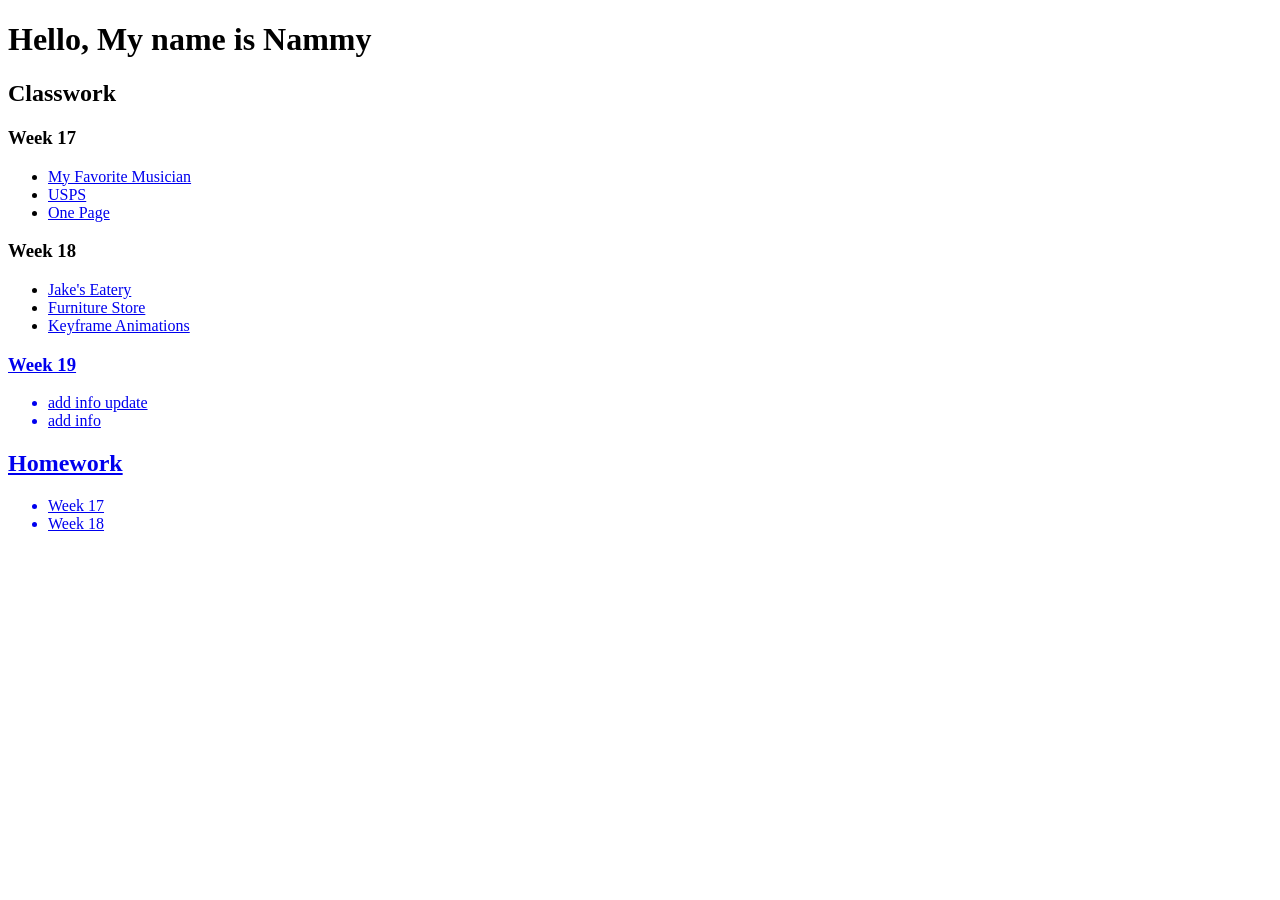
<file: index.html>
<!DOCTYPE html>
<html lang="en">
<head>
    <meta charset="UTF-8">
    <meta name="viewport" content="width=device-width, initial-scale=1.0">
    <title>Document</title>
</head>
<body>

    <h1>Hello, My name is Nammy</h1>
<div class="a">
    <h2>Classwork</h2></div>
<div>
    <h3>Week 17</h3>
    <ul>
        <li><a href="activities/week17/1_favorite_musician/index.html">My Favorite Musician</a></li>
        <li><a href="activities/week17/2_usps/17.2-activities/04_Add-A-Custom-Font/unsolved/index.html">USPS</a></li>
        <li><a href="activities/week17/3_one_page_website/17.3_activities/03_one_page_website/index.html">One Page </a></li>
    </ul>
    <h3>Week 18</h3>
    <ul>
        <li><a href="activities/week18/18.3/index.html">Jake's Eatery </li>
        <li><a href="activities/week18/CSS Grids/index.html"> Furniture Store </li>
            <li><a href="activities/week18/Keyframes/index.html"> Keyframe Animations </li>
        
    </ul>
    <h3>Week 19</h3>
    <ul>
        <li>add info update </li>
        <li>add info </li>
        
    </ul>
    <h2>Homework</h2>
    <ul>
        <li>Week 17</li>
        <li>Week 18</li>
        
    </ul>
    
</div>
</body>
</html>
</file>
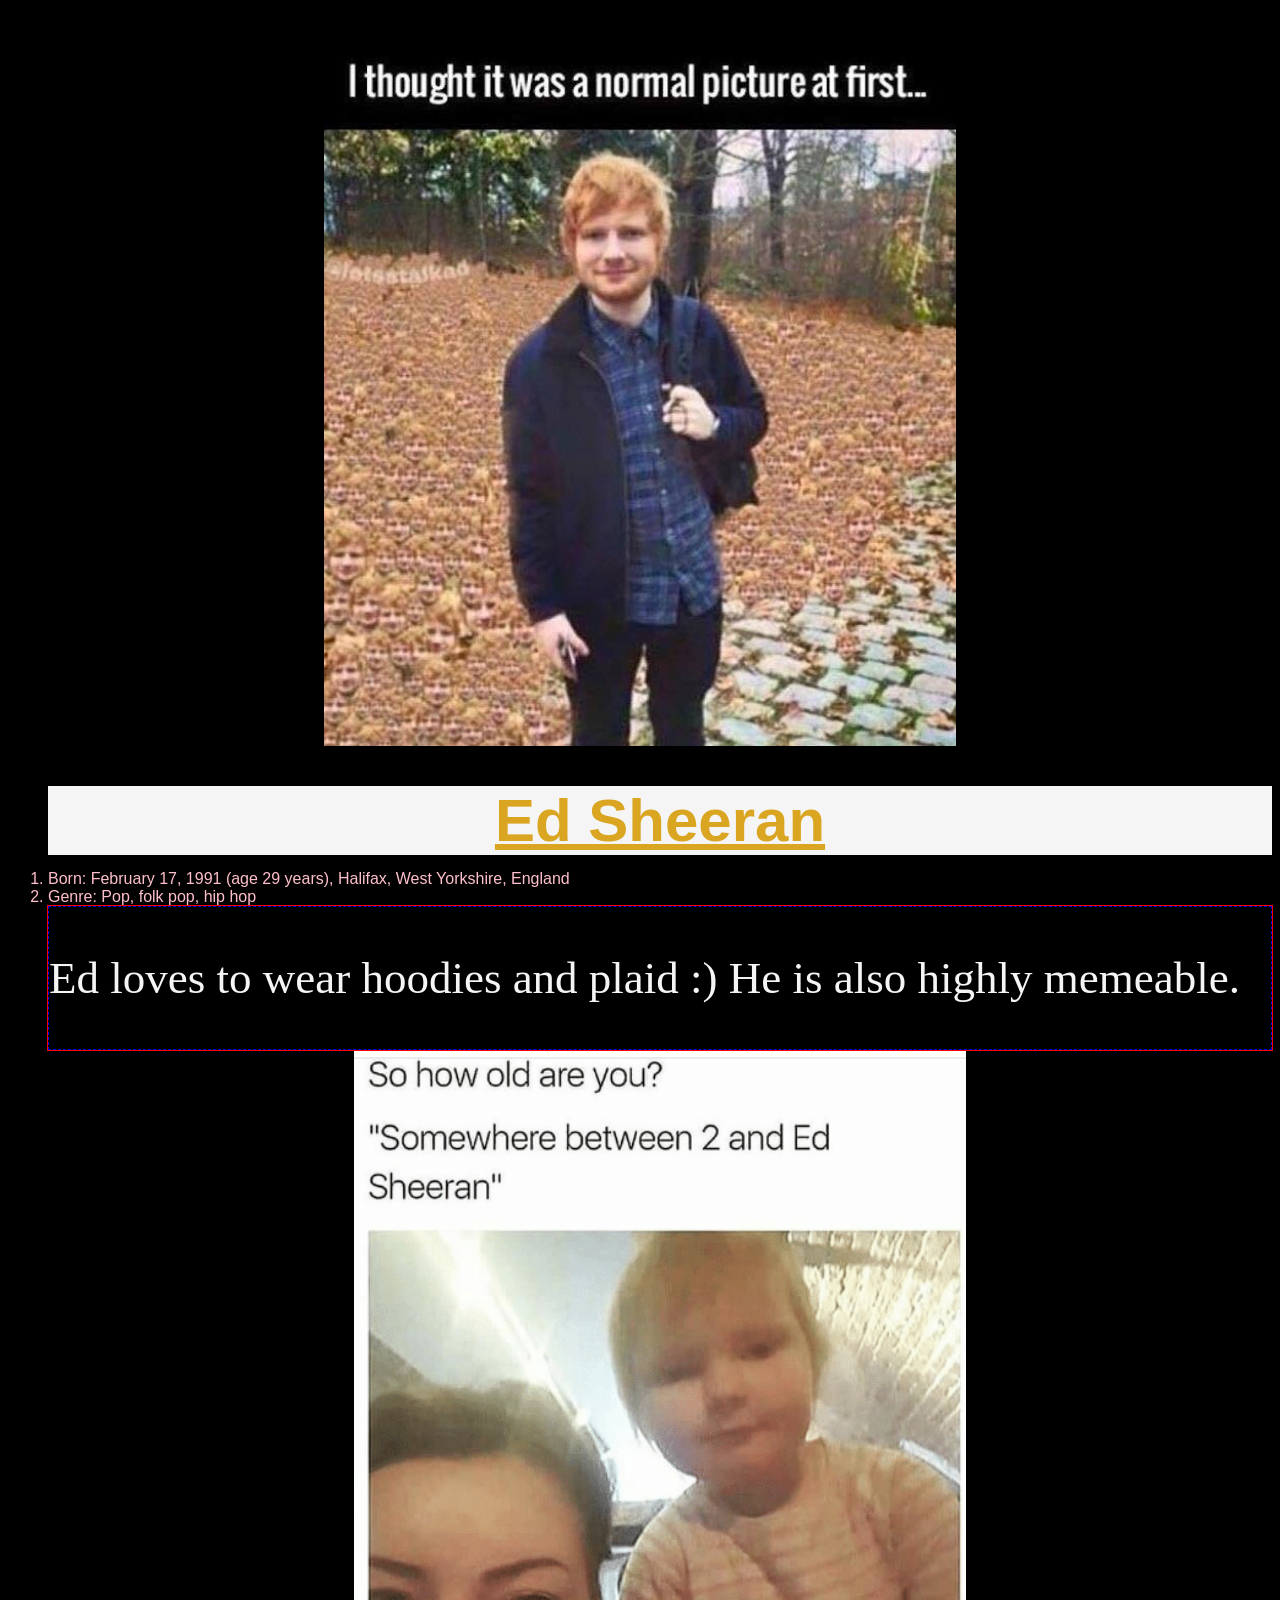
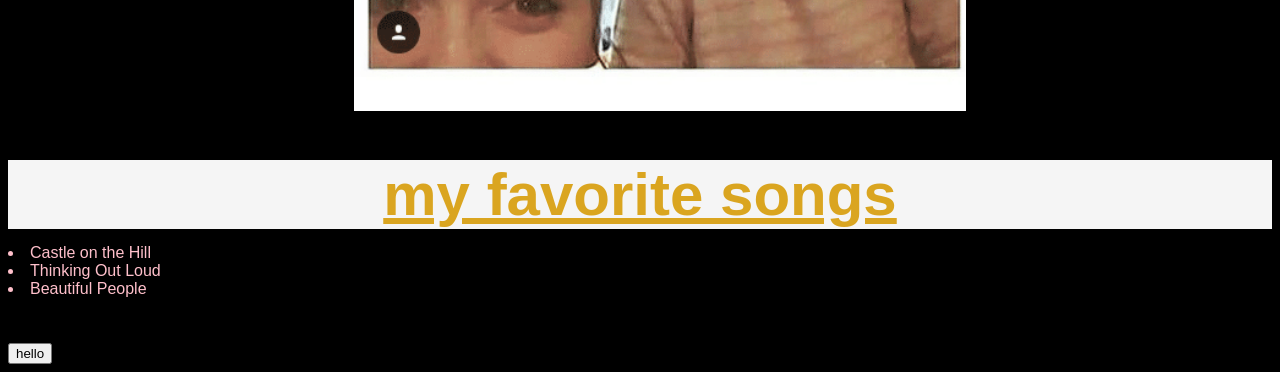
<file: activities/week17/1_favorite_musician/index.html>
<!DOCTYPE html>
<html>
<head>
  <title>The Talented Musician - Ed Sheeran.</title>
  <link href="style.css" type="text/css" rel="stylesheet">
  
</head>
<!-- Add link tag below -->

<body>
<!--
Instructions:

- Change the title tag to be about your favorite musician

- Change the src of the img tag on line 9 to display as your favorite musician photo. Make sure you put this image in your images folder.

- Alter the <li></li>(list items) in the <ol> on lines 10 - 15 to be information about your favorite musician.

- Create a <ul> or <ol> with some quotes by your favorite musician

- If you have time add more photos of your favorite musician. Make sure you uncomment the <h2> tag on line 26.

-->
<img src="images/sheeranleaves.jpeg" class="center"/>

<ol>
  <h1>Ed Sheeran</h1> <!-- Notice how lists can contain other html elements like the <h1> tag. Our list now has a title! -->
  <li>Born: February 17, 1991 (age 29 years), Halifax, West Yorkshire, England</li>
  <li>Genre: Pop, folk pop, hip hop</li>
 <div class="a"><p>
    Ed loves to wear hoodies and plaid :) He is also highly memeable.
  </p></div>
   <img src="images/sheeranbaby.png" class="center"/>
  <!-- Lists can contain paragraph tags to! -->
</ol>
<p>
<ui>
   <h2>my favorite songs</h2>
   <li>Castle on the Hill</li>
   <li>Thinking Out Loud</li>
   <li>Beautiful People</li>
</ui></p>
<button class="btn btn-warning">hello</button>
</body>
</html>
</file>
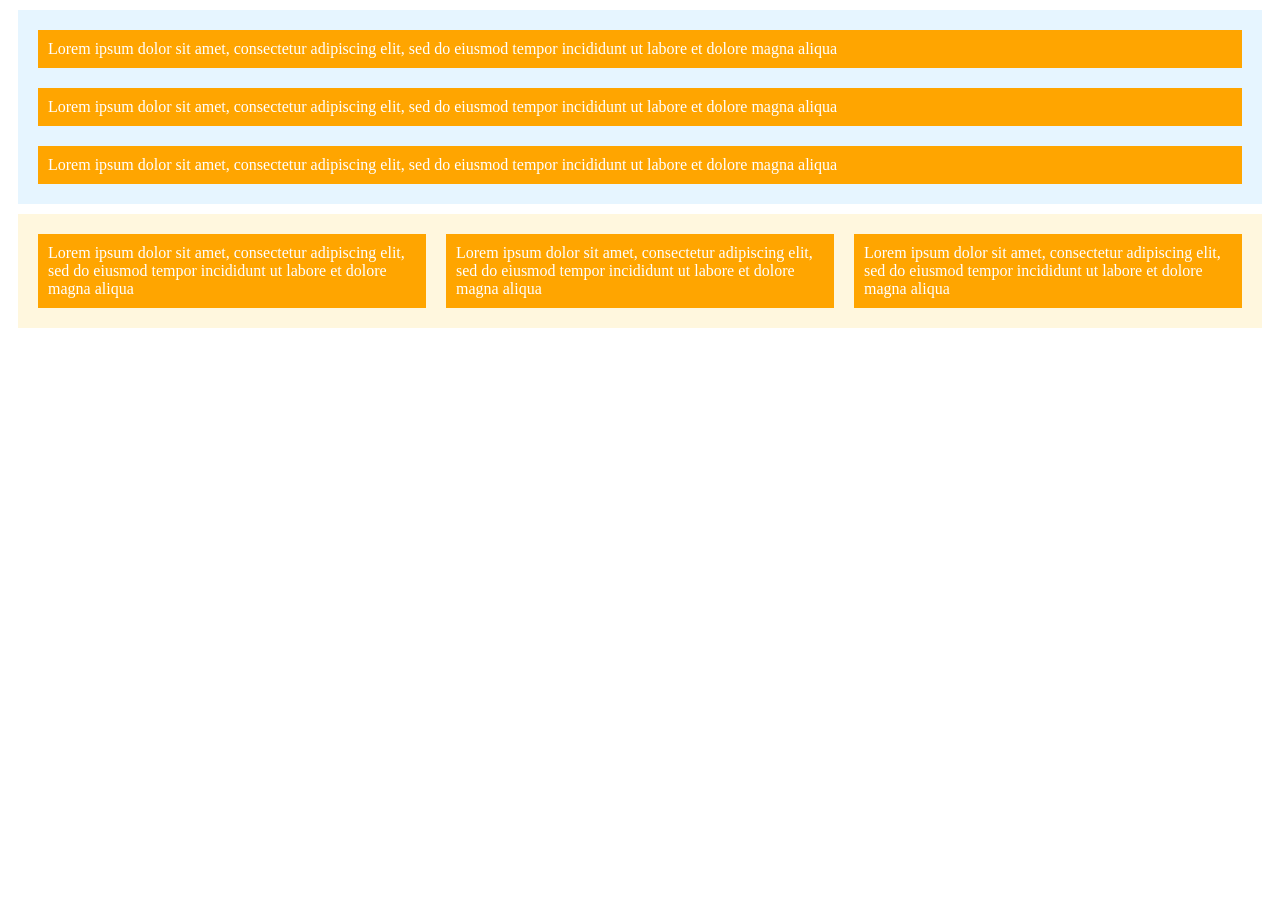
<file: activities/week18/18.1 unsolved/index.html>
<!DOCTYPE html>
<html>
<head>
  <link href="css/index.css" type="text/css" rel="stylesheet">
</head>
<body>

  <div id="column" class="flex"><!-- This div has the id of column and the class of flex. -->
     <div class="flex_item">Lorem ipsum dolor sit amet, consectetur adipiscing elit, sed do eiusmod tempor incididunt ut labore et dolore magna aliqua</div>
     <div class="flex_item">Lorem ipsum dolor sit amet, consectetur adipiscing elit, sed do eiusmod tempor incididunt ut labore et dolore magna aliqua</div>
     <div class="flex_item">Lorem ipsum dolor sit amet, consectetur adipiscing elit, sed do eiusmod tempor incididunt ut labore et dolore magna aliqua</div>
  </div>

  <div id="row" class="flex">
    <div class="flex_item">Lorem ipsum dolor sit amet, consectetur adipiscing elit, sed do eiusmod tempor incididunt ut labore et dolore magna aliqua</div>
    <div class="flex_item">Lorem ipsum dolor sit amet, consectetur adipiscing elit, sed do eiusmod tempor incididunt ut labore et dolore magna aliqua</div>
    <div class="flex_item">Lorem ipsum dolor sit amet, consectetur adipiscing elit, sed do eiusmod tempor incididunt ut labore et dolore magna aliqua</div>
  </div>

</body>
</html>
</file>
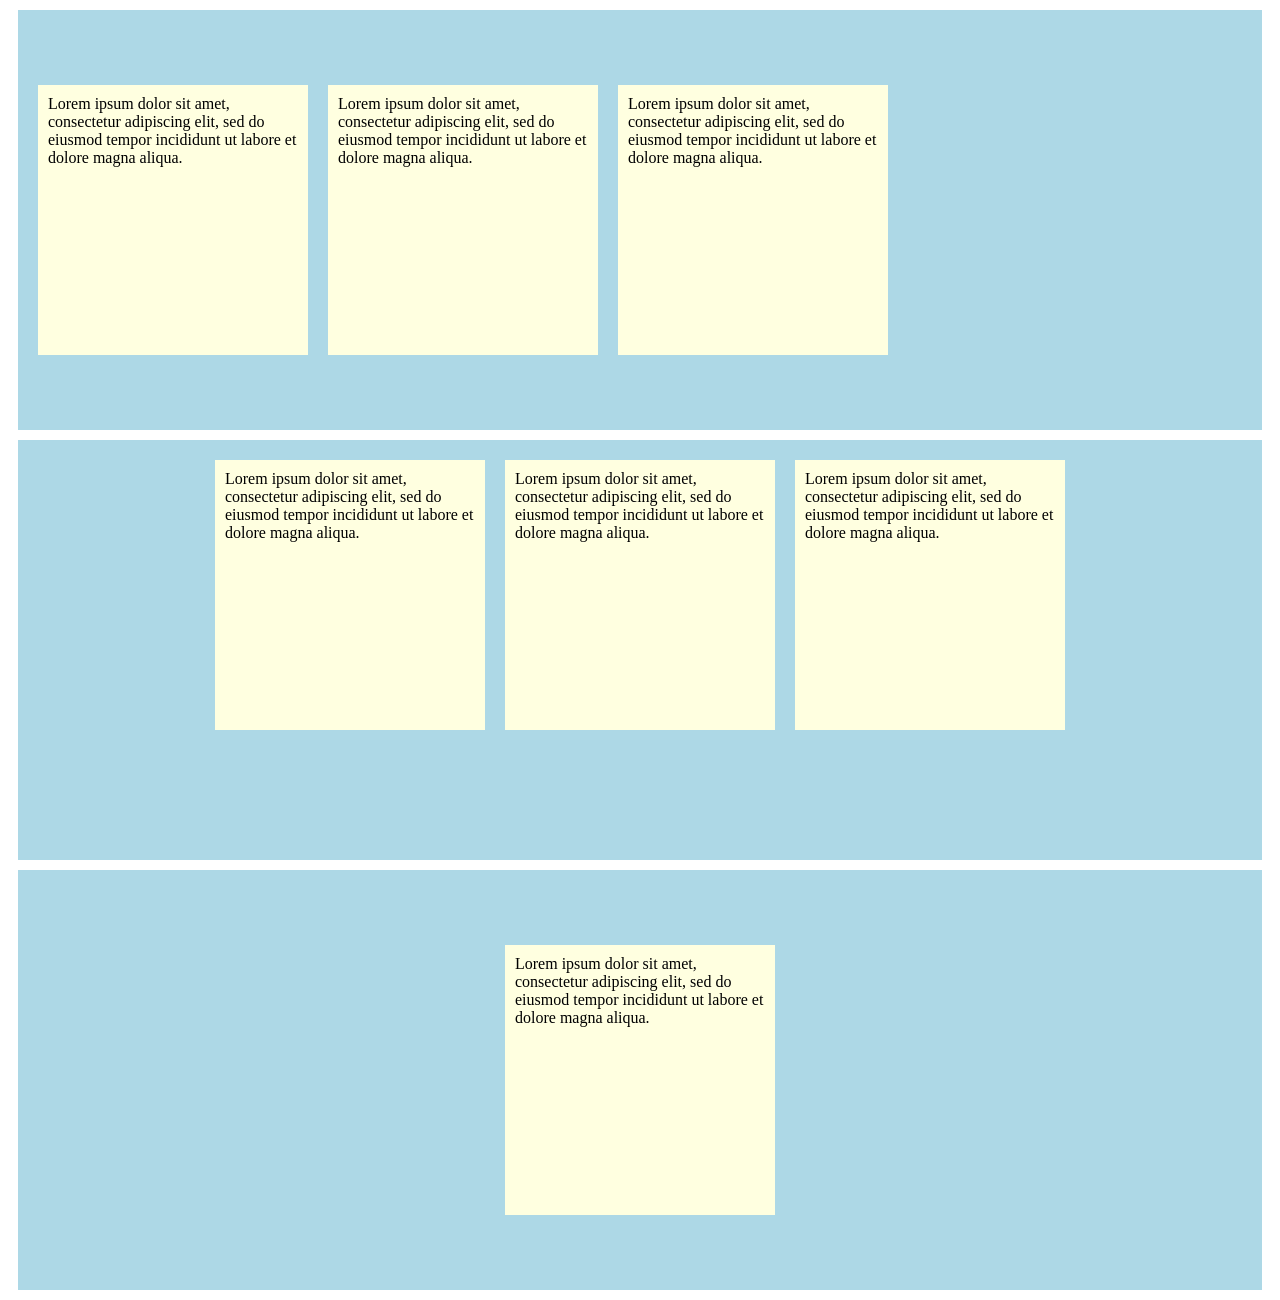
<file: activities/week18/18.2 unsolved/index.html>
<!DOCTYPE html>
<html>
<head>
  <link href="css/index.css" type="text/css" rel="stylesheet">
</head>
<body>
  <section class="alignItems flexContainer">
    <div class="flexItem">
      Lorem ipsum dolor sit amet, consectetur adipiscing elit, sed do eiusmod tempor incididunt ut labore et dolore magna aliqua.
    </div>
    <div class="flexItem">
      Lorem ipsum dolor sit amet, consectetur adipiscing elit, sed do eiusmod tempor incididunt ut labore et dolore magna aliqua.
    </div>
    <div class="flexItem">
      Lorem ipsum dolor sit amet, consectetur adipiscing elit, sed do eiusmod tempor incididunt ut labore et dolore magna aliqua.
    </div>
  </section>
  <section class="justifyContent flexContainer">
    <div class="flexItem">
      Lorem ipsum dolor sit amet, consectetur adipiscing elit, sed do eiusmod tempor incididunt ut labore et dolore magna aliqua.
    </div>
    <div class="flexItem">
      Lorem ipsum dolor sit amet, consectetur adipiscing elit, sed do eiusmod tempor incididunt ut labore et dolore magna aliqua.
    </div>
    <div class="flexItem">
      Lorem ipsum dolor sit amet, consectetur adipiscing elit, sed do eiusmod tempor incididunt ut labore et dolore magna aliqua.
    </div>
  </section>
    <section class="perfectlyCentered flexContainer">
      <div class="flexItem">
        Lorem ipsum dolor sit amet, consectetur adipiscing elit, sed do eiusmod tempor incididunt ut labore et dolore magna aliqua.
    </section>
  </div>
</body>
</html>
</file>
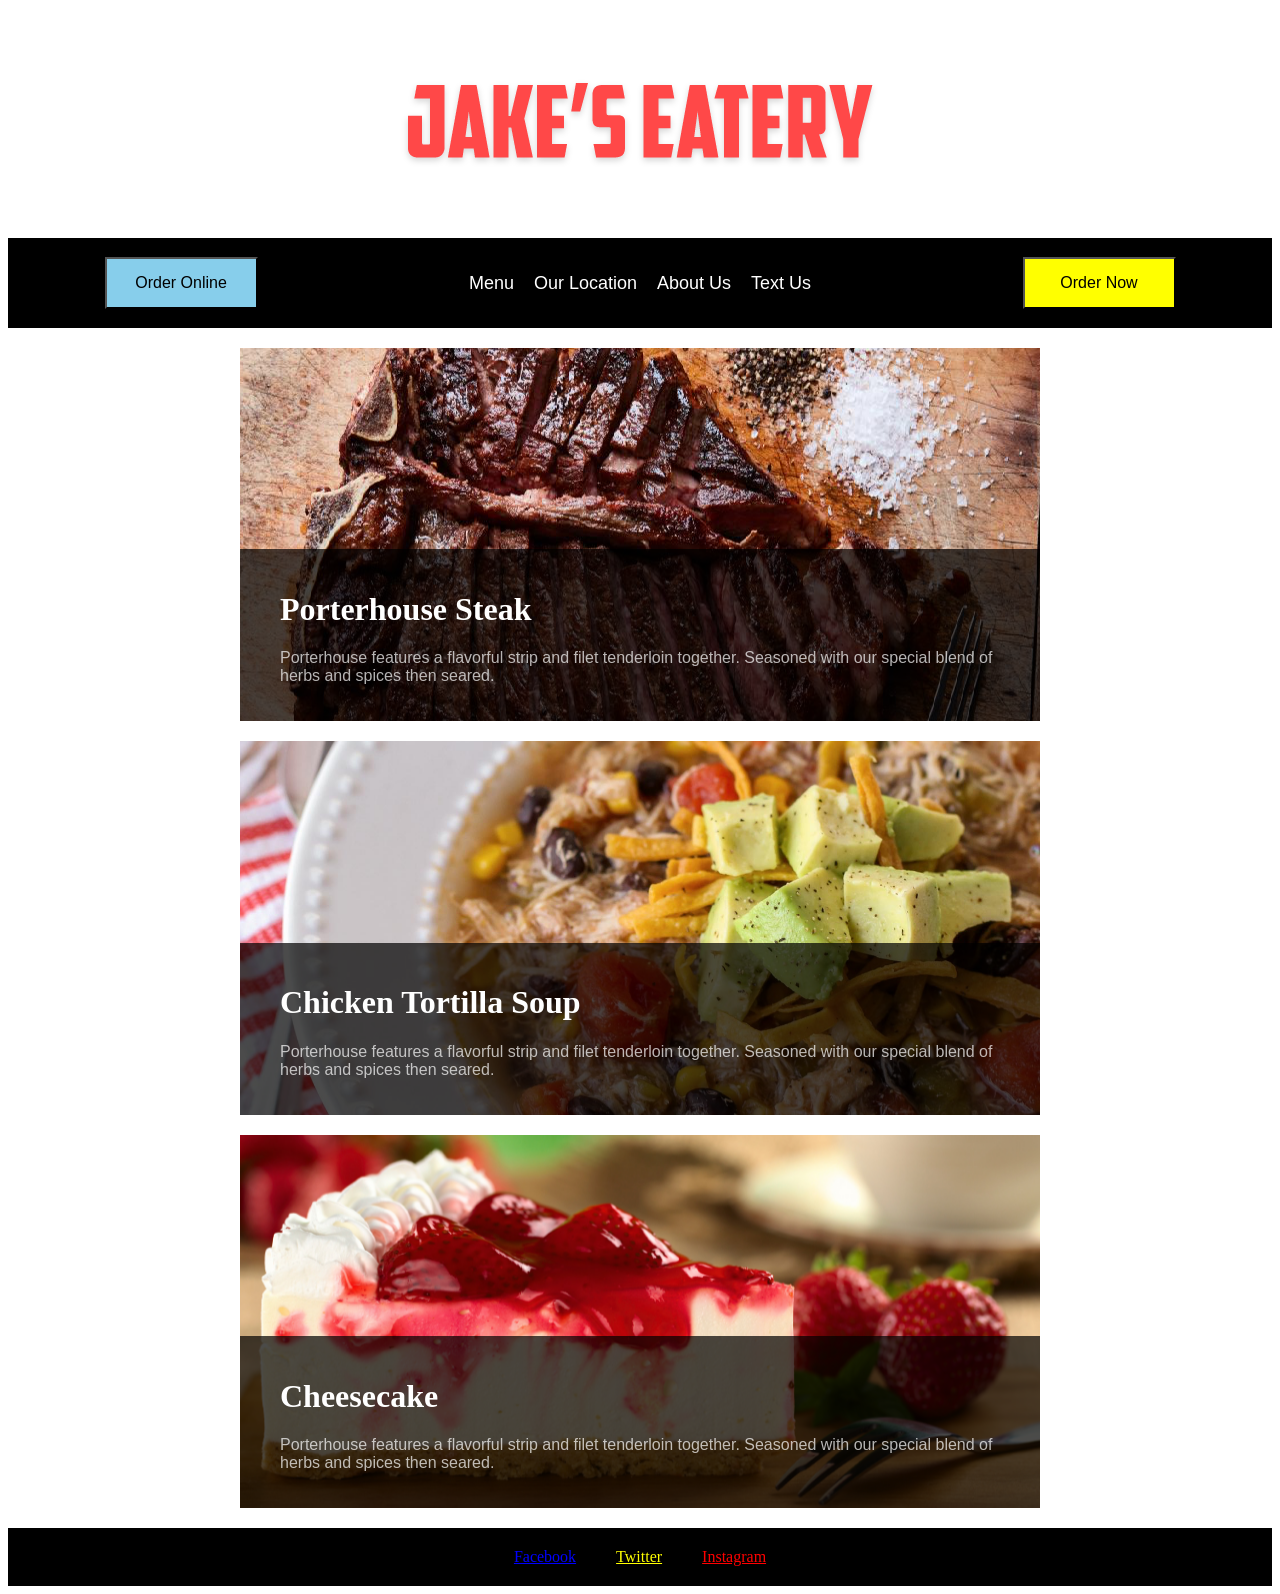
<file: activities/week18/18.3/index.html>
<!DOCTYPE HTML>
    <head>
        <title>Jake's Eatery</title>
        <link rel="stylesheet" type="text/css" href="css/style.css">
    </head>
    <body>
      <!-- Nav HTML -->
       <div class="logo"></div>
       <div class="nav">
           <div class="left">
                <button>Order Online</button>
           </div>
           <div class="center">
                <a href="#">Menu</a>
                <a href="#">Our Location</a>
                <a href="#">About Us</a>
                <a href="#">Text Us</a>
           </div>
           <div class="right">
                <button>Order Now</button>
           </div>
       </div>
       <!-- Column Layout -->
       <div class="column">
           <div class="meal1">
               <div class="text">
                   <h1>Porterhouse Steak</h1>
                   <p>Porterhouse features a flavorful strip and filet tenderloin together. Seasoned with our special blend of herbs and spices then seared.</p>
               </div>
           </div>
           <div class="meal2">
                <div class="text">
                        <h1>Chicken Tortilla Soup</h1>
                        <p>Porterhouse features a flavorful strip and filet tenderloin together. Seasoned with our special blend of herbs and spices then seared.</p>
                    </div>
           </div>
           <div class="meal3">
                <div class="text">
                        <h1>Cheesecake</h1>
                        <p>Porterhouse features a flavorful strip and filet tenderloin together. Seasoned with our special blend of herbs and spices then seared.</p>
                    </div>
           </div>
       </div>
       <!-- Footer HTML -->
       <div class="footer">
            <a href="#" class="fb">Facebook</a>
            <a href="#" class="tw">Twitter</a>
            <a href="#" class="ig">Instagram</a>
        </div>
    </body>
</html>
</file>
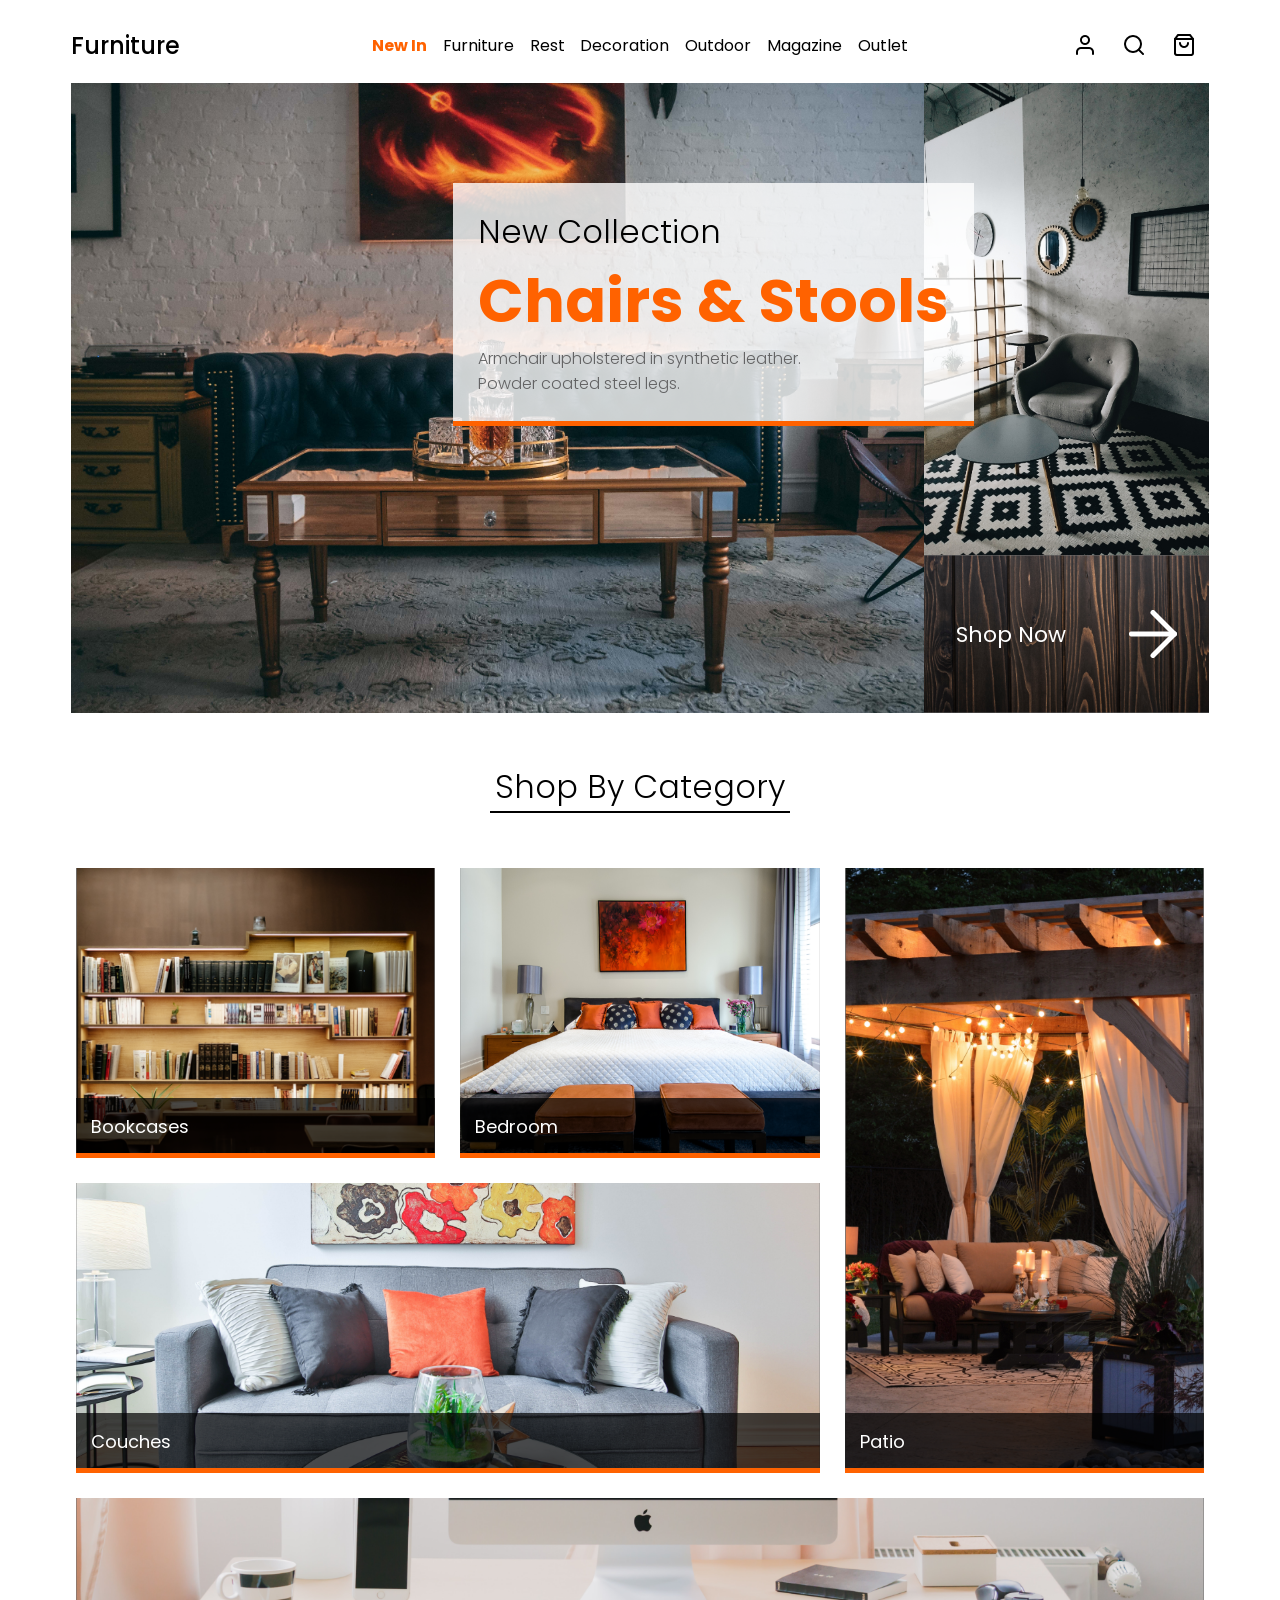
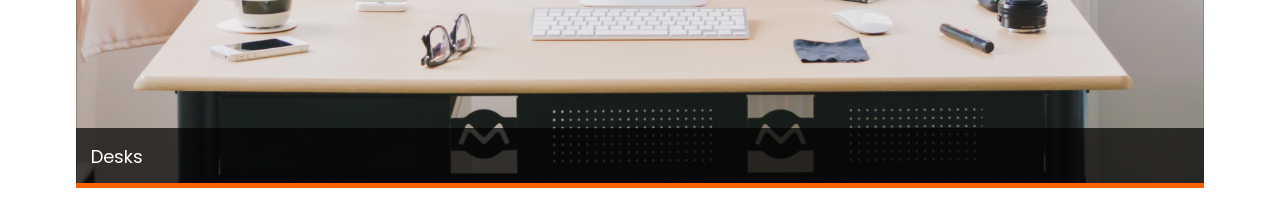
<file: activities/week18/CSS Grids/index.html>
<!DOCTYPE html>
<html>
<head>
  <link href="https://fonts.googleapis.com/css?family=Poppins:100,200,300,400,500,600,700,800,900&display=swap" rel="stylesheet">
  <link href="css/style.css" rel="stylesheet" type="text/css">
  <title>Furniture Homepage</title>
</head>
<body>
  <nav id="navBar">
    <h1>Furniture</h1>
    <div id="navigation">
      <p class="highlight">New In</p>
      <p>Furniture</p>
      <p>Rest</p>
      <p>Decoration</p>
      <p>Outdoor</p>
      <p>Magazine</p>
      <p>Outlet</p>
    </div>
    <div class="icons">
      <img src="images/user.png">
      <img src="images/search.png">
      <img src="images/shopping-bag.png">
    </div>
  </nav>
  <section id="heroGrid">
    <div id="featuredProduct" class="heroGridArea">
      <div id="headline">
        <h3 id="newCollection">New Collection</h3>
        <h2>Chairs & Stools</h2>
        <p>Armchair upholstered in synthetic leather. Powder coated steel legs.</p>
      </div>
    </div>
    <div id="secondaryProduct" class="heroGridArea"></div>
    <div id="CTA" class="heroGridArea">
      <h4>Shop Now</h4>
      <img src="images/arrow-right.png">
    </div>
  </section>
  <div class="subHeading">
    <h3>Shop By Category</h3>
  </div>
  <section id="categoryGrid">
    <div id="bookcases" class="categoryGridArea">
      <div class="heading">Bookcases</div>
    </div>
    <div id="bedroom" class="categoryGridArea">
      <div class="heading">Bedroom</div>
    </div>
    <div id="couches" class="categoryGridArea">
      <div class="heading">Couches</div>
    </div>
    <div id="patio" class="categoryGridArea">
      <div class="heading">Patio</div>
    </div>
    <div id="desks" class="categoryGridArea">
      <div class="heading">Desks</div>
    </div>
  </section>
</body>
</html>
</file>
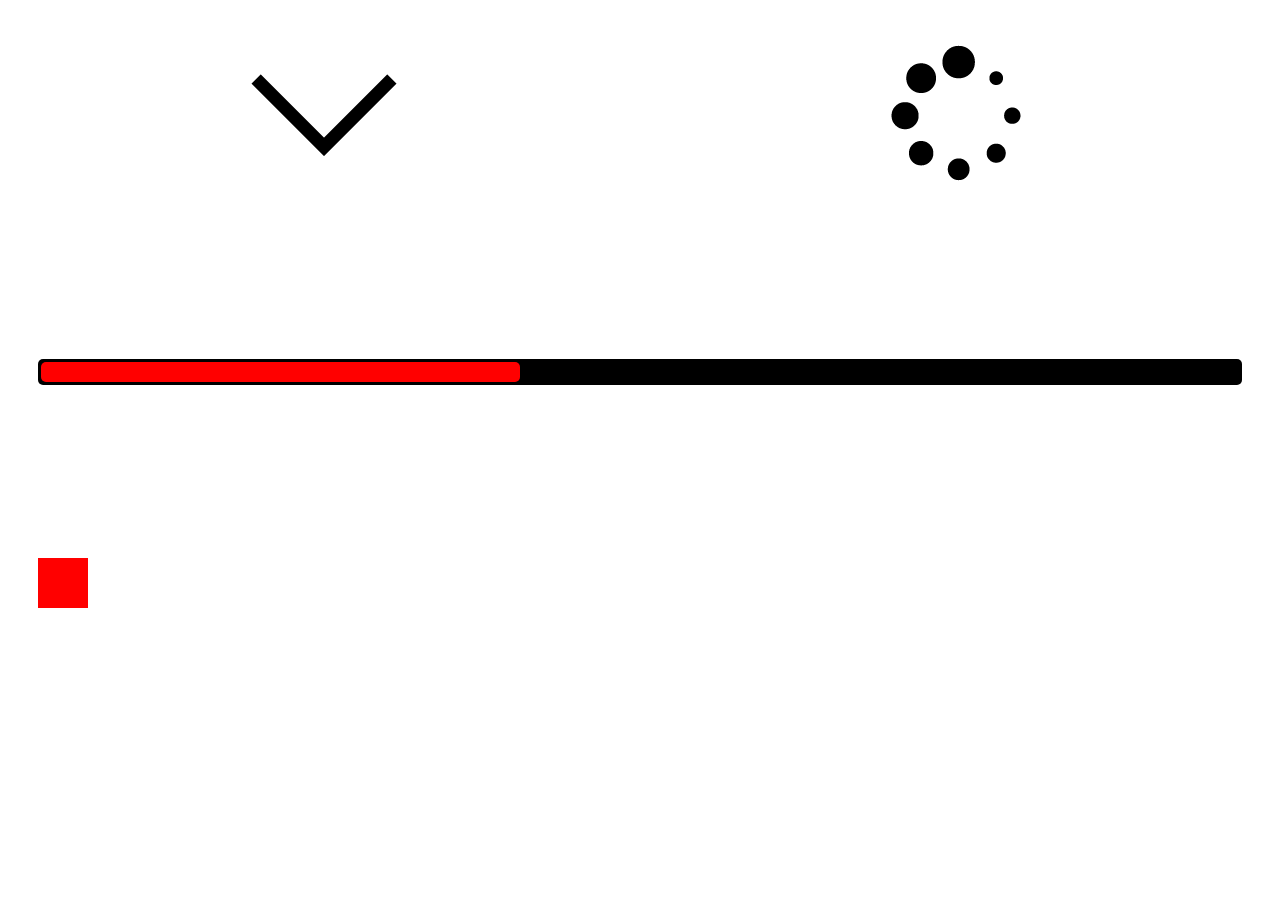
<file: activities/week18/Keyframes/index.html>
<!DOCTYPE html>
<html>
  <head>
    <link href="css/index.css" rel="stylesheet" type="text/css">
  </head>
  <body>
    <section class="grid">

      <div class="gridChild arrow">
        <img class="bounceMe" src="images/downArrow.png">
      </div>

      <div class="gridChild preload">
        <img class="spinMe" src="images/preloader.png">
      </div>

      <div class="gridChild loadingBar">
        <div id="progressbar">
          <div class="orangeBar">
          </div>
        </div>
      </div>

      <div class="gridChild boxMove">
        <div class="movingBox">
        </div>
      </div>

    </section>
  </body>
</html>
</file>
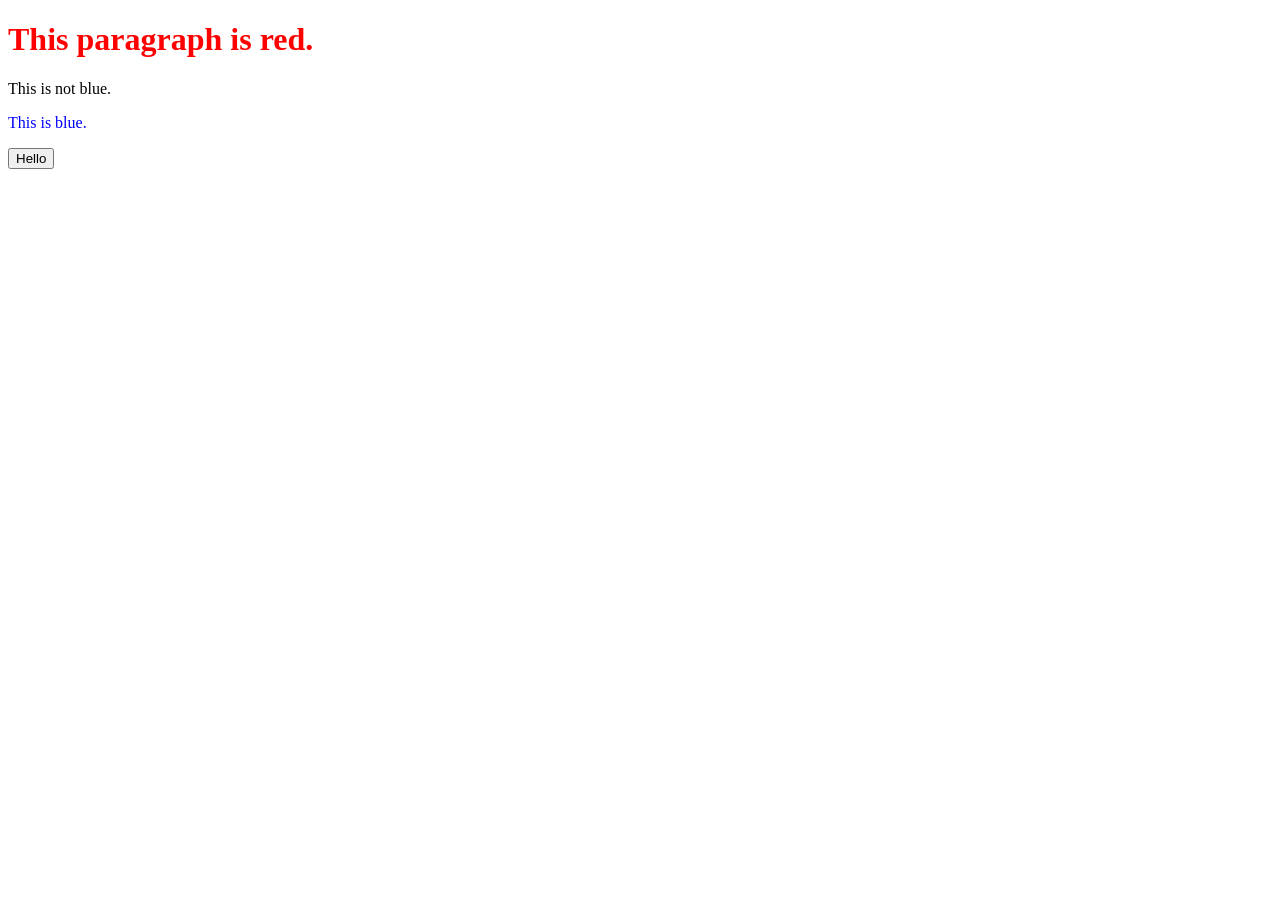
<file: activities/week19/19.1/unsolved3/index.html>
<!DOCTYPE html>
<html>
  <head></head>
  <body>
    <h1>This paragraph is red.</h1>

    <p>This is not blue.</p>
    <p class="blue">This is blue.</p>

    <button id="addMe">Goodbye</button>

    <!-- Add the script tag to jQuery below. -->
    <script src="https://code.jquery.com/jquery-3.4.1.min.js"></script>
    <script src="js/index.js"></script>
  </body>
</html>
</file>
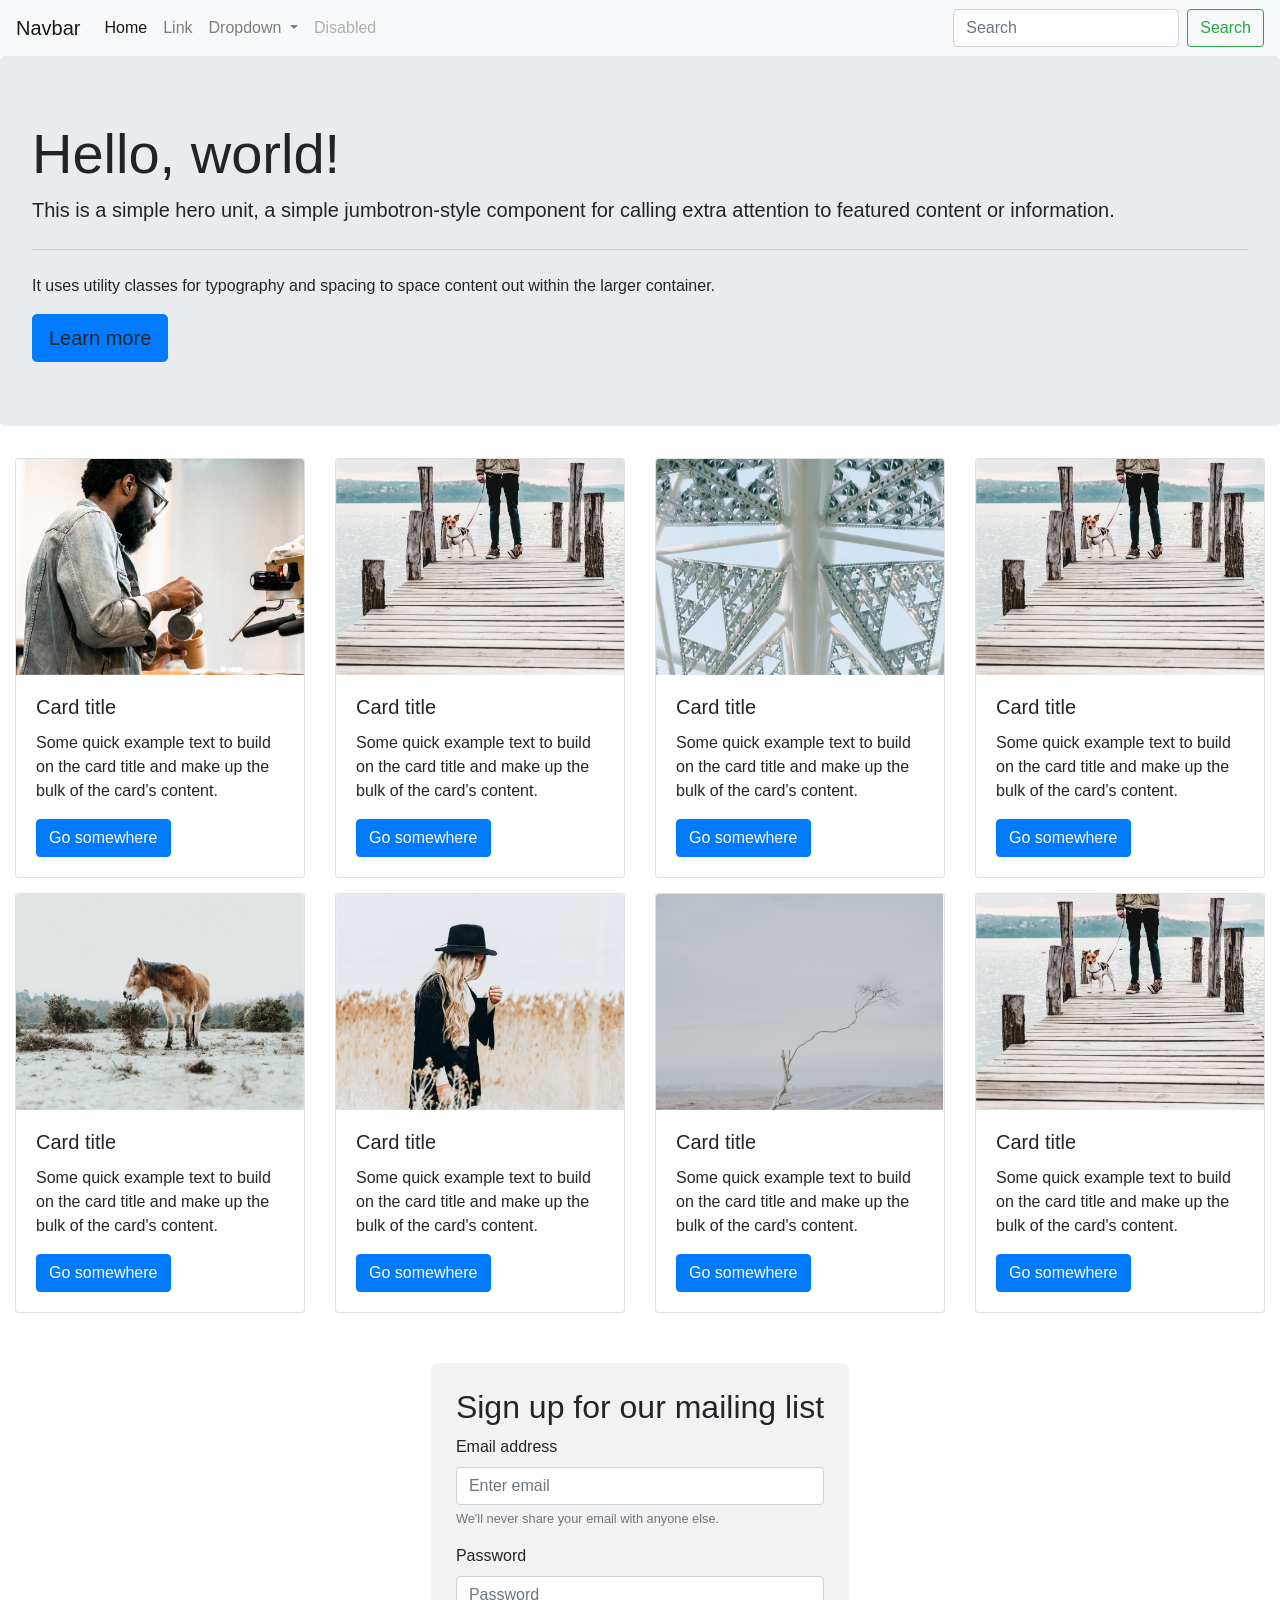
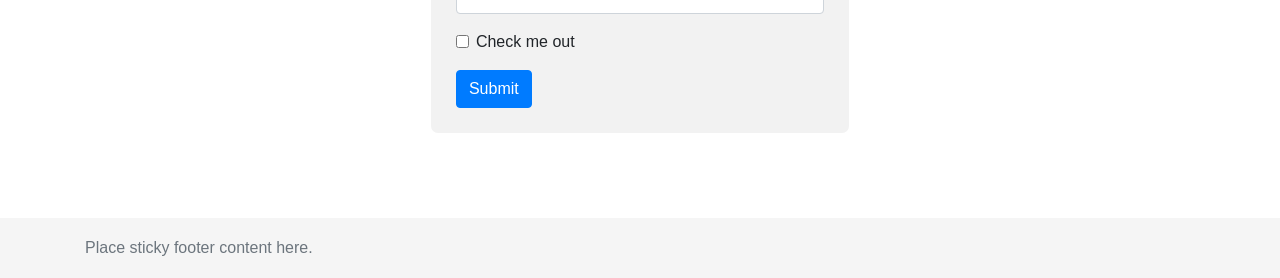
<file: activities/week20/Bootstrap_Components/Solved/index.html>
<!doctype html>
<html lang="en">
  <head>
    <!-- Required meta tags -->
    <meta charset="utf-8">
    <meta name="viewport" content="width=device-width, initial-scale=1, shrink-to-fit=no">

    <!-- Bootstrap CSS -->
    <link rel="stylesheet" href="https://stackpath.bootstrapcdn.com/bootstrap/4.3.1/css/bootstrap.min.css" integrity="sha384-ggOyR0iXCbMQv3Xipma34MD+dH/1fQ784/j6cY/iJTQUOhcWr7x9JvoRxT2MZw1T" crossorigin="anonymous">
    <link rel="stylesheet" href="css/index.css">

    <title>Hello, world!</title>
  </head>
  <body>
  <nav class="navbar navbar-expand-lg navbar-light bg-light">
    <a class="navbar-brand" href="#">Navbar</a>
    <button class="navbar-toggler" type="button" data-toggle="collapse" data-target="#navbarSupportedContent" aria-controls="navbarSupportedContent" aria-expanded="false" aria-label="Toggle navigation">
    <span class="navbar-toggler-icon"></span>
  </button>

  <div class="collapse navbar-collapse" id="navbarSupportedContent">
  <ul class="navbar-nav mr-auto">
    <li class="nav-item active">
      <a class="nav-link" href="#">Home <span class="sr-only">(current)</span></a>
    </li>
    <li class="nav-item">
      <a class="nav-link" href="#">Link</a>
    </li>
    <li class="nav-item dropdown">
      <a class="nav-link dropdown-toggle" href="#" id="navbarDropdown" role="button" data-toggle="dropdown" aria-haspopup="true" aria-expanded="false">
        Dropdown
      </a>
      <div class="dropdown-menu" aria-labelledby="navbarDropdown">
        <a class="dropdown-item" href="#">Action</a>
        <a class="dropdown-item" href="#">Another action</a>
        <div class="dropdown-divider"></div>
        <a class="dropdown-item" href="#">Something else here</a>
      </div>
    </li>
    <li class="nav-item">
      <a class="nav-link disabled" href="#" tabindex="-1" aria-disabled="true">Disabled</a>
    </li>
  </ul>
  <form class="form-inline my-2 my-lg-0">
    <input class="form-control mr-sm-2" type="search" placeholder="Search" aria-label="Search">
    <button class="btn btn-outline-success my-2 my-sm-0" type="submit">Search</button>
  </form>
  </div>
  </nav>

<div class="jumbotron">
  <h1 class="display-4">Hello, world!</h1>
  <p class="lead">This is a simple hero unit, a simple jumbotron-style component for calling extra attention to featured content or information.</p>
  <hr class="my-4">
  <p>It uses utility classes for typography and spacing to space content out within the larger container.</p>
  <a class="btn btn-primary btn-lg" role="button" data-toggle="modal" data-target="#exampleModal">Learn more</a>
</div>

<div class="container-fluid">
  <div class="row">
    <div class="cardContainer col-lg-3 col-md-3 col-sm-12">
      <div class="card">
        <img src="images/1_card.png" class="card-img-top" alt="...">
        <div class="card-body">
          <h5 class="card-title">Card title</h5>
          <p class="card-text">Some quick example text to build on the card title and make up the bulk of the card's content.</p>
          <a href="#" class="btn btn-primary">Go somewhere</a>
        </div>
      </div>
    </div>

    <div class="cardContainer col-lg-3 col-md-3 col-sm-12">
      <div class="card">
        <img src="images/2_card.png" class="card-img-top" alt="...">
        <div class="card-body">
          <h5 class="card-title">Card title</h5>
          <p class="card-text">Some quick example text to build on the card title and make up the bulk of the card's content.</p>
          <a href="#" class="btn btn-primary">Go somewhere</a>
        </div>
      </div>
    </div>

    <div class="cardContainer col-lg-3 col-md-3 col-sm-12">
      <div class="card">
        <img src="images/3_card.png" class="card-img-top" alt="...">
        <div class="card-body">
          <h5 class="card-title">Card title</h5>
          <p class="card-text">Some quick example text to build on the card title and make up the bulk of the card's content.</p>
          <a href="#" class="btn btn-primary">Go somewhere</a>
        </div>
      </div>
    </div>

    <div class="cardContainer col-lg-3 col-md-3 col-sm-12">
      <div class="card">
        <img src="images/2_card.png" class="card-img-top" alt="...">
        <div class="card-body">
          <h5 class="card-title">Card title</h5>
          <p class="card-text">Some quick example text to build on the card title and make up the bulk of the card's content.</p>
          <a href="#" class="btn btn-primary">Go somewhere</a>
        </div>
      </div>
    </div>
  </div><!-- Close row -->

  <div class="row">
    <div class="cardContainer col-lg-3 col-md-3 col-sm-12">
      <div class="card">
        <img src="images/4_card.png" class="card-img-top" alt="...">
        <div class="card-body">
          <h5 class="card-title">Card title</h5>
          <p class="card-text">Some quick example text to build on the card title and make up the bulk of the card's content.</p>
          <a href="#" class="btn btn-primary">Go somewhere</a>
        </div>
      </div>
    </div>

    <div class="cardContainer col-lg-3 col-md-3 col-sm-12">
      <div class="card">
        <img src="images/5_card.png" class="card-img-top" alt="...">
        <div class="card-body">
          <h5 class="card-title">Card title</h5>
          <p class="card-text">Some quick example text to build on the card title and make up the bulk of the card's content.</p>
          <a href="#" class="btn btn-primary">Go somewhere</a>
        </div>
      </div>
    </div>

    <div class="cardContainer col-lg-3 col-md-3 col-sm-12">
      <div class="card">
        <img src="images/6_card.png" class="card-img-top" alt="...">
        <div class="card-body">
          <h5 class="card-title">Card title</h5>
          <p class="card-text">Some quick example text to build on the card title and make up the bulk of the card's content.</p>
          <a href="#" class="btn btn-primary">Go somewhere</a>
        </div>
      </div>
    </div>

    <div class="cardContainer col-lg-3 col-md-3 col-sm-12">
      <div class="card">
        <img src="images/2_card.png" class="card-img-top" alt="...">
        <div class="card-body">
          <h5 class="card-title">Card title</h5>
          <p class="card-text">Some quick example text to build on the card title and make up the bulk of the card's content.</p>
          <a href="#" class="btn btn-primary">Go somewhere</a>
        </div>
      </div>
    </div>
  </div><!-- close row -->
</div><!-- Close container fluid -->

<!-- Add form group below -->
<div class="container-fluid signUp">
  <div class="row">
    <form>
      <h2>Sign up for our mailing list</h2>
      <div class="form-group">
        <label for="exampleInputEmail1">Email address</label>
        <input type="email" class="form-control" id="exampleInputEmail1" aria-describedby="emailHelp" placeholder="Enter email">
        <small id="emailHelp" class="form-text text-muted">We'll never share your email with anyone else.</small>
      </div>
      <div class="form-group">
        <label for="exampleInputPassword1">Password</label>
        <input type="password" class="form-control" id="exampleInputPassword1" placeholder="Password">
      </div>
      <div class="form-group form-check">
        <input type="checkbox" class="form-check-input" id="exampleCheck1">
        <label class="form-check-label" for="exampleCheck1">Check me out</label>
      </div>
      <button type="submit" class="btn btn-primary">Submit</button>
      </form>
  </div>
</div>

<footer class="footer">
  <div class="container">
    <span class="text-muted">Place sticky footer content here.</span>
  </div>
</footer>

<!-- Modal -->
<div class="modal fade" id="exampleModal" tabindex="-1" role="dialog" aria-labelledby="exampleModalLabel" aria-hidden="true">
  <div class="modal-dialog" role="document">
    <div class="modal-content">
      <div class="modal-header">
        <h5 class="modal-title" id="exampleModalLabel">Modal title</h5>
        <button type="button" class="close" data-dismiss="modal" aria-label="Close">
          <span aria-hidden="true">&times;</span>
        </button>
      </div>
      <div class="modal-body">
        ...
      </div>
      <div class="modal-footer">
        <button type="button" class="btn btn-secondary" data-dismiss="modal">Close</button>
        <button type="button" class="btn btn-primary">Save changes</button>
      </div>
    </div>
  </div>
</div>
    <!-- Optional JavaScript -->
    <!-- jQuery first, then Popper.js, then Bootstrap JS -->
    <script src="https://code.jquery.com/jquery-3.3.1.slim.min.js" integrity="sha384-q8i/X+965DzO0rT7abK41JStQIAqVgRVzpbzo5smXKp4YfRvH+8abtTE1Pi6jizo" crossorigin="anonymous"></script>
    <script src="https://cdnjs.cloudflare.com/ajax/libs/popper.js/1.14.7/umd/popper.min.js" integrity="sha384-UO2eT0CpHqdSJQ6hJty5KVphtPhzWj9WO1clHTMGa3JDZwrnQq4sF86dIHNDz0W1" crossorigin="anonymous"></script>
    <script src="https://stackpath.bootstrapcdn.com/bootstrap/4.3.1/js/bootstrap.min.js" integrity="sha384-JjSmVgyd0p3pXB1rRibZUAYoIIy6OrQ6VrjIEaFf/nJGzIxFDsf4x0xIM+B07jRM" crossorigin="anonymous"></script>
  </body>
</html>
</file>
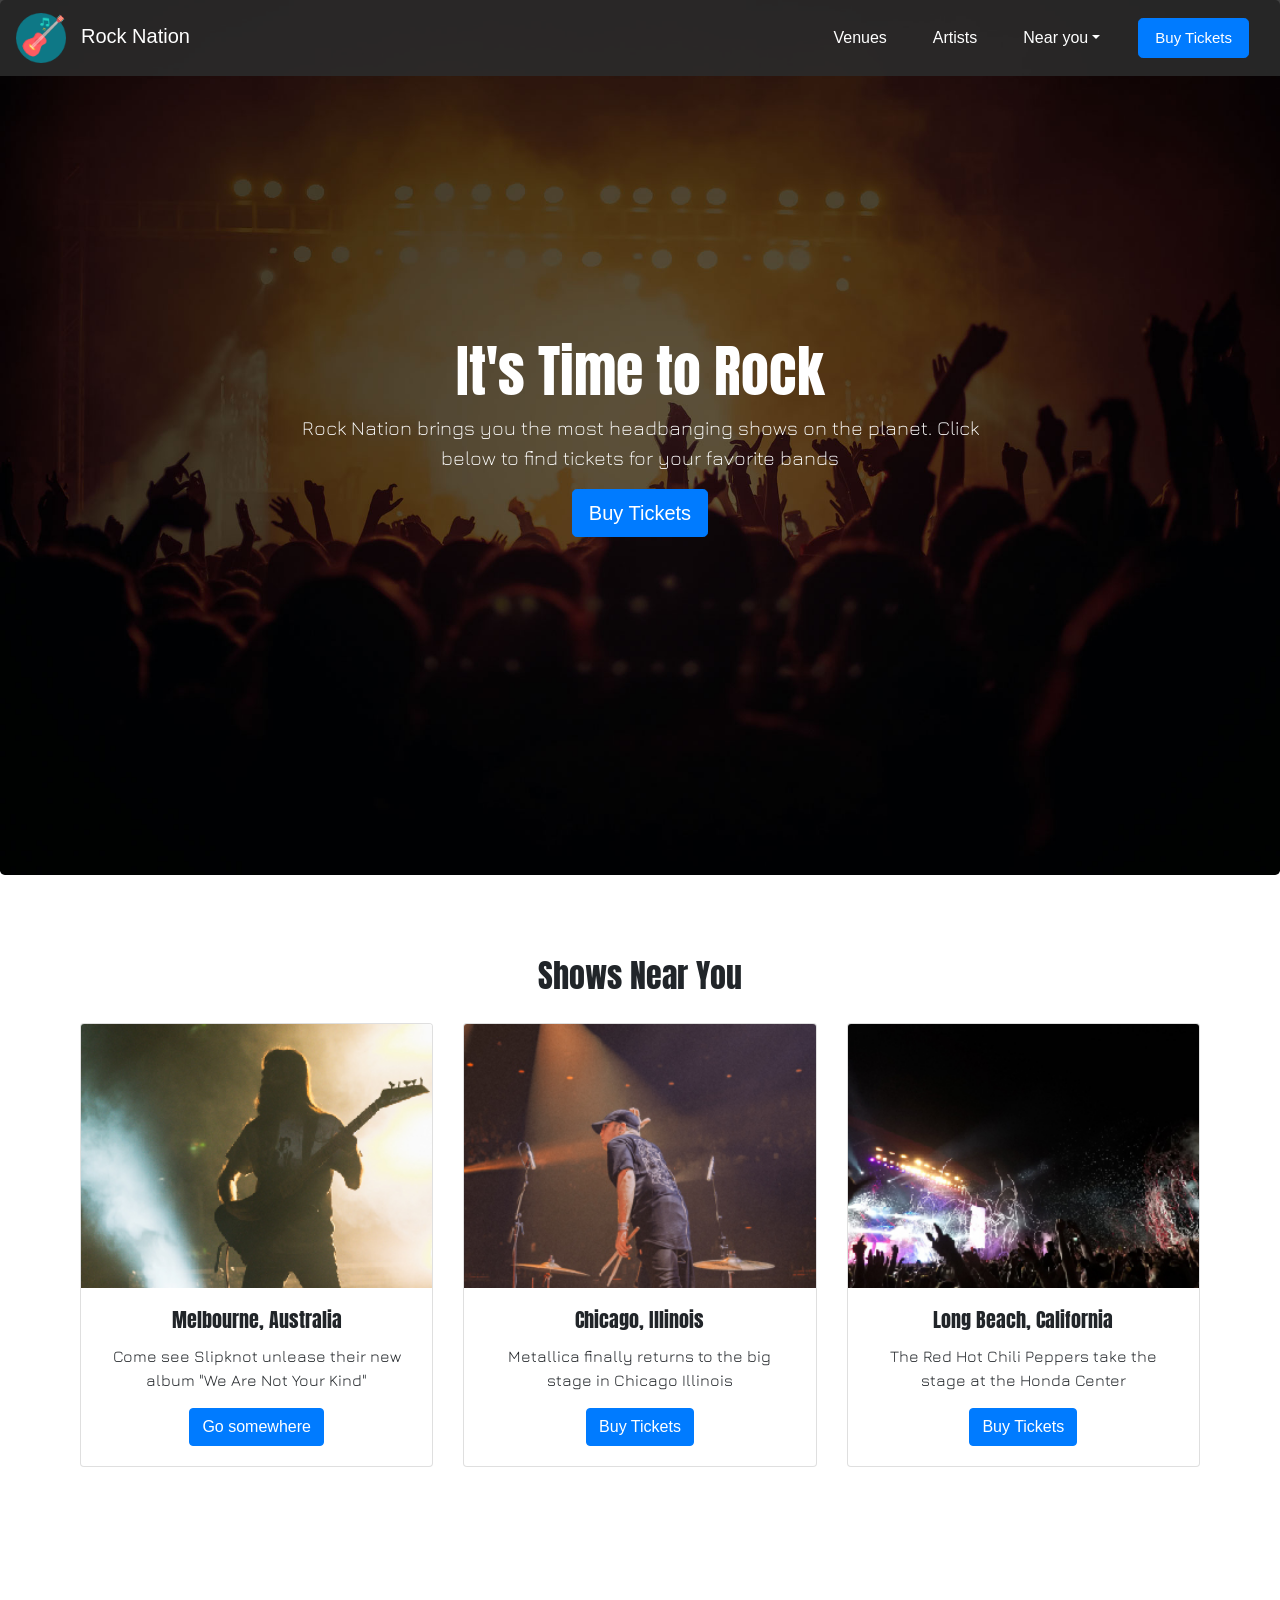
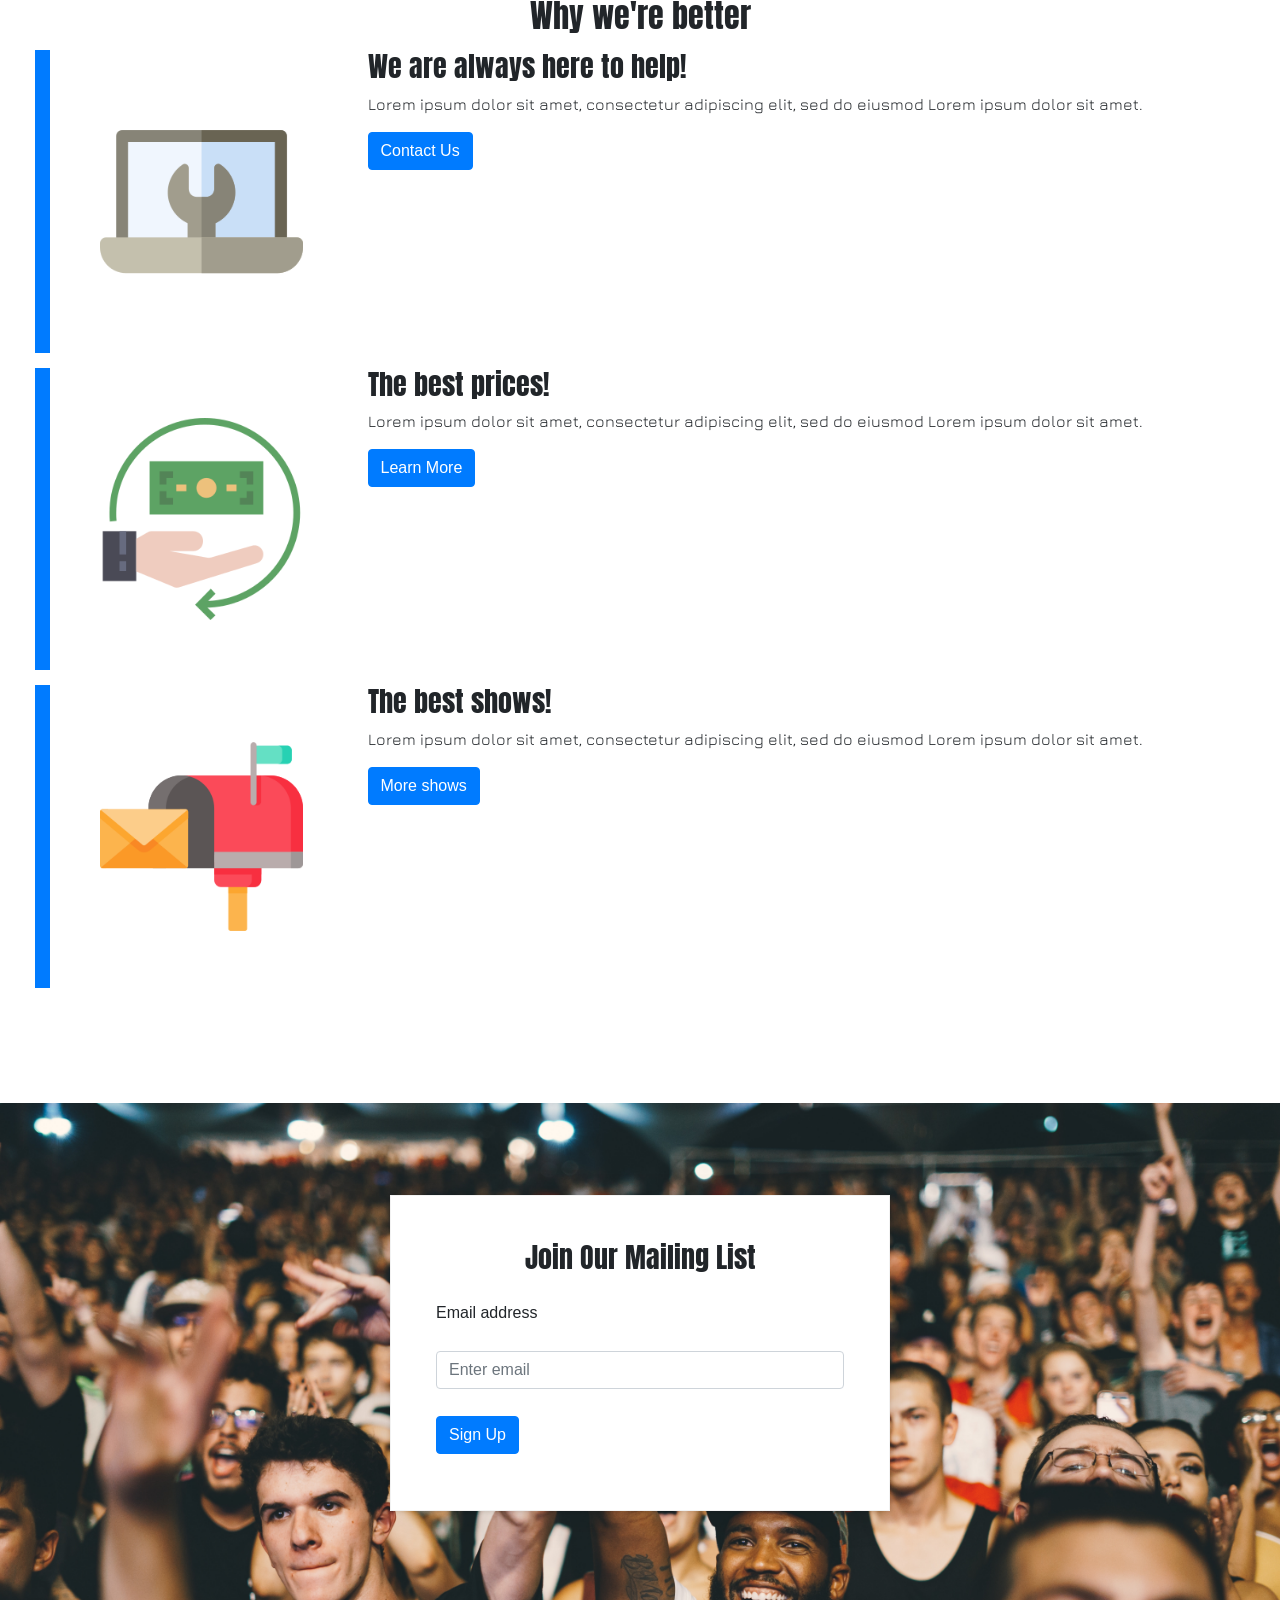
<file: activities/week20/Bootstrap_Customize/Solved/index.html>
<!doctype html>
<html lang="en">

  <head>
    <!-- Required meta tags -->
    <meta charset="utf-8">
    <meta name="viewport" content="width=device-width, initial-scale=1, shrink-to-fit=no">

    <!-- Bootstrap CSS -->
    <link rel="stylesheet" href="https://stackpath.bootstrapcdn.com/bootstrap/4.3.1/css/bootstrap.min.css" integrity="sha384-ggOyR0iXCbMQv3Xipma34MD+dH/1fQ784/j6cY/iJTQUOhcWr7x9JvoRxT2MZw1T" crossorigin="anonymous">
    <link href="https://fonts.googleapis.com/css?family=Anton|Jura&display=swap" rel="stylesheet">
    <link rel="stylesheet" href="css/index.css">

    <title>Rock Nation</title>
  </head>
  <body>

    <!-- Navigation bar -->
    <nav class="navbar navbar-expand-lg navbar-light bg-light customNav">
      <a class="navbar-brand" href="#"><img src="images/acoustic-guitar.png">Rock Nation</a>
      <button class="navbar-toggler" type="button" data-toggle="collapse" data-target="#navbarSupportedContent"
        aria-controls="navbarSupportedContent" aria-expanded="false" aria-label="Toggle navigation">
        <span class="navbar-toggler-icon"></span>
      </button>
      <div class="collapse navbar-collapse" id="navbarSupportedContent">
        <ul class="navbar-nav mr-auto">
          <li class="nav-item active">
            <a class="nav-link" href="#">Venues <span class="sr-only">(current)</span></a>
          </li>
          <li class="nav-item">
            <a class="nav-link" href="#">Artists</a>
          </li>
          <li class="nav-item dropdown">
            <a class="nav-link dropdown-toggle" href="#" id="navbarDropdown" role="button" data-toggle="dropdown" aria-haspopup="true" aria-expanded="false">Near you</a>
            <div class="dropdown-menu" aria-labelledby="navbarDropdown">
              <a class="dropdown-item" href="#">Venues</a>
              <div class="dropdown-divider"></div>
              <a class="dropdown-item" href="#">Artists</a>
              <div class="dropdown-divider"></div>
              <a class="dropdown-item" href="#">Upcoming Acts</a>
            </div>
          </li>
          <li class="nav-item">
            <a class="btn btn-primary btn-lg navCTA" href="#" role="button">Buy Tickets</a>
          </li>
        </ul>
      </div>
    </nav>
    <!-- End navigation bar -->
     
    <!-- Jumbotron -->
    <div class="jumbotron rockBackground">
      <div class="jumboCopy">
        <h1 class="display-4">It's Time to Rock</h1>
        <p class="lead">Rock Nation brings you the most headbanging shows on the planet. Click below to find tickets for
          your favorite bands</p>
        <a class="btn btn-primary btn-lg" href="#" role="button">Buy Tickets</a>
      </div>
    </div>
    <!-- End jumbotron -->

    <!-- Cards -->
    <div class="container-fluid content">
      <h2 class="sectionHeading">Shows Near You</h2>
      <div class="row showsNear">

        <!-- Card 1 -->
        <div class="cardContainer col-lg-4 col-md-4 col-sm-12">
          <div class="card">
            <img src="images/show1.jpg" class="card-img-top" alt="...">
            <div class="card-body">
              <h5 class="card-title">Melbourne, Australia</h5>
              <p class="card-text">Come see Slipknot unlease their new album "We Are Not Your Kind"</p>
              <a href="#" class="btn btn-primary">Go somewhere</a>
            </div>
          </div>
        </div>
        <!-- End card 1 -->

        <!-- Card 2 -->
        <div class="cardContainer col-lg-4 col-md-4 col-sm-12">
          <div class="card">
            <img src="images/show2.jpg" class="card-img-top" alt="...">
            <div class="card-body">
              <h5 class="card-title">Chicago, Illinois</h5>
              <p class="card-text">Metallica finally returns to the big stage in Chicago Illinois</p>
              <a href="#" class="btn btn-primary">Buy Tickets</a>
            </div>
          </div>
        </div>
        <!-- End card 2 -->

        <!-- Card 3 -->
        <div class="cardContainer col-lg-4 col-md-4 col-sm-12">
          <div class="card">
            <img src="images/show3.jpg" class="card-img-top" alt="...">
            <div class="card-body">
              <h5 class="card-title">Long Beach, California</h5>
              <p class="card-text">The Red Hot Chili Peppers take the stage at the Honda Center</p>
              <a href="#" class="btn btn-primary">Buy Tickets</a>
            </div>
          </div>
        </div>
        <!-- End card 3 -->
      </div>
    </div>
    <!-- End cards -->

    <!-- Content -->
    <div class="container-fluid content">
      <h2 class="sectionHeading">Why we're better</h2>

      <!-- Row 1 -->
      <div class="row valueProp">
        <div class="sideAccent">
        </div>
        <div class="imageContainer col-3">
          <img src="images/assistance.png">
        </div>
        <div class="text col-8">
          <h3>We are always here to help!</h3>
          <p>
            Lorem ipsum dolor sit amet, consectetur adipiscing elit, sed do eiusmod Lorem ipsum dolor sit amet.
          </p>
          <a href="#" class="btn btn-primary">Contact Us
          </a>
        </div>
      </div>
      <!-- End row 1 -->

      <!-- Row 2 -->
      <div class="row valueProp">
        <div class="sideAccent">
        </div>
        <div class="imageContainer col-3">
          <img src="images/refund.png">
        </div>
        <div class="text col-8">
          <h3>The best prices!</h3>
          <p>
            Lorem ipsum dolor sit amet, consectetur adipiscing elit, sed do eiusmod Lorem ipsum dolor sit amet.
          </p>
          <a href="#" class="btn btn-primary">Learn More</a>
        </div>
      </div>
      <!-- End row 2 -->

      <!-- Row 3 -->
      <div class="row valueProp">
        <div class="sideAccent">
        </div>
        <div class="imageContainer col-3">
          <img src="images/mail-box.png">
        </div>
        <div class="text col-8">
          <h3>The best shows!</h3>
          <p>
            Lorem ipsum dolor sit amet, consectetur adipiscing elit, sed do eiusmod Lorem ipsum dolor sit amet.
          </p>
          <a href="#" class="btn btn-primary">More shows</a>
        </div>
      </div>
      <!-- End row 3 -->

    </div>
    <!-- End content -->

    <!-- Footer -->
    <footer class="emailContain">
      <form>
        <h3 class="sectionHeading">Join Our Mailing List</h3>
        <div class="form-group">
          <label for="exampleInputEmail1">Email address</label>
          <input type="email" class="form-control" id="exampleInputEmail1" aria-describedby="emailHelp"
            placeholder="Enter email">
        </div>
        <button type="submit" class="btn btn-primary">Sign Up</button>
      </form>
    </footer>
    <!-- End footer -->

    <!-- Optional JavaScript -->
    <!-- jQuery first, then Popper.js, then Bootstrap JS -->
    <script src="https://code.jquery.com/jquery-3.3.1.slim.min.js"
      integrity="sha384-q8i/X+965DzO0rT7abK41JStQIAqVgRVzpbzo5smXKp4YfRvH+8abtTE1Pi6jizo"
      crossorigin="anonymous"></script>
    <script src="https://cdnjs.cloudflare.com/ajax/libs/popper.js/1.14.7/umd/popper.min.js"
      integrity="sha384-UO2eT0CpHqdSJQ6hJty5KVphtPhzWj9WO1clHTMGa3JDZwrnQq4sF86dIHNDz0W1"
      crossorigin="anonymous"></script>
    <script src="https://stackpath.bootstrapcdn.com/bootstrap/4.3.1/js/bootstrap.min.js"
      integrity="sha384-JjSmVgyd0p3pXB1rRibZUAYoIIy6OrQ6VrjIEaFf/nJGzIxFDsf4x0xIM+B07jRM"
      crossorigin="anonymous"></script>
  </body>

</html>
</file>
<file: activities/week17/1_favorite_musician/style.css>
h1 {
    font-size: 60px;
    text-align: center;
    margin-bottom:15px;
    text-decoration: underline;
    background-color:whitesmoke;
    color: goldenrod;
    font-family: Arial, Helvetica, sans-serif;
    }
h2 {
    font-size: 60px;
    text-align: center;
    margin-bottom:15px;
    text-decoration: underline;
    background-color:whitesmoke;
    color: goldenrod;
    font-family: Arial, Helvetica, sans-serif;
}
p {
    color: whitesmoke;
    font-size: 45px;
    font-style: bold;
    font-family: 'Times New Roman', Times, serif;
}
li  {
    color:pink;
    font-family: Arial, Helvetica, sans-serif;
    
    }
html {
    background-color:black;
     }
img.center {
    display: block;
    margin-left: auto;
    margin-right: auto;
    width: 50%;
    }
div.a {
    border: 1px dashed blue;
    outline: 1px solid red;
}
</file>
<file: activities/week18/18.1 unsolved/css/index.css>
.flex_item {
  padding:10px;
  margin: 10px;
  background-color: orange;
  color: white;
}
.flex {
  display: flex;
  padding: 10px;
  margin: 10px;
  /* Set the property display to flex below! */
}
#column {
  background-color: #E6F5FF;
  flex-direction: column;
  /* Set the property flex direction to column below! */
}
#row {
  background-color: #FFF7DE;
  flex-direction: row;
/* Set the property flex-direction to row below! */
}
</file>
<file: activities/week18/18.2 unsolved/css/index.css>
.flexItem {
  background-color: lightyellow;
  margin: 10px;
  padding: 10px;
  width: 250px;
  height: 250px;
}
.flexContainer {
  display: flex;
  height: 400px;
  background-color: lightblue;
  margin: 10px;
  padding: 10px;
}
/*
The properties above are just used to display your flex container.

We have already set the parent container of the sections to flex.

It is highly recommended to try out these commands in chromes web inspector to see what your code does in real time

@TODO Read the documentation on the following properties if you want more info or get stuck
- align-item Documentation - https://www.w3schools.com/cssref/css3_pr_align-items.asp
- justify-content documentation - https://www.w3schools.com/cssref/css3_pr_justify-content.asp
*/
.alignItems {
  align-items: center;
  
  /*
  - under this comment type out the css property justify-content.
  - Try out the following properties of align-items
  - center
  - flex-end
  - flex-start
  */

}
.justifyContent {
  justify-content: center;
/*
- under this comment type out the css property justify-content.
- Try out the following properties of justify-Content
- center
- flex-end
- flex-start
- space-between
- space-around
- space-evenly
*/

}
.perfectlyCentered {
  align-items: center;
  justify-content: center;
/*
- Under this comment type out the css property of justify-content: center;
- Then type out the css property align-items: center;
- Reload the browser and see for yourslef that your item is perfectly centered!
*/

}
</file>
<file: activities/week18/18.3/css/style.css>
/* Navigation styles */
.logo {
    height: 230px;
    background: white url("../images/jakes-logo.png") no-repeat center;

}
.nav {
    display: flex;
    background-color: black;
    padding: 20px;
}
.left, .center, .right {
    height: 50px;
    display: flex;
    justify-content: center;
    align-items: center;
}
.left, .right {
    width: 25%;

}
.center {
    width: 50%;
}
.center a {
    color: white;
    padding: 10px;
    font-size: 18px;
    text-decoration: none;
    font-family: Arial, Helvetica, sans-serif;
}
button {
    color: black;
    font-size: 16px;
    padding: 15px;
    width: 50%;
}
.right button {
    background-color: yellow;
}
.left button {
    background-color: skyblue;

}
/* Column styles */
.column {
    display: flex;
    height: 1200px;
    width: 800px;
    flex-direction: column;
    margin: 0 auto;
}
.meal1, .meal2, .meal3 {
    height: 100%;
    width: 100%;
    display: flex;
    align-items: flex-end;
    margin-bottom: 20px;
    background: no-repeat center;
}
.meal1 {
    margin-top: 20px;
    background-image: url("../images/steak.png");
}
.meal2 {
    background-image: url("../images/soup.png");
}
.meal3 {
    background-image: url("../images/cheesecake.png");
}
.text {
    background: rgb(0,0,0, 0.7);
    width: 100%;
    padding: 20px 40px;
    color: white;
}
.text p {
    color: rgba(255, 255, 255, 0.7);
    font-family: Arial, Helvetica, sans-serif;

}
.text h1 {
    font-family: Georgia, 'Times New Roman', Times, serif;
}
/* Footer Styles */
.footer {
    display: flex;
    align-items: center;
    justify-content: center;
    background-color: black;
}
.fb {
    color: blue;
    padding: 20px;
} 
.tw {
    color: yellow;
    padding: 20px;
} 
.ig {
    color: red;
    padding: 20px;
    
}
</file>
<file: activities/week18/CSS Grids/css/style.css>
body {
  font-family: 'Poppins', sans-serif;
}
/* Grid CSS */
#heroGrid {
  margin: 0px 5%;
  display: grid;
  min-height: 500px;
  height: 70vh;
  grid-template-rows: 75% 25%;
  grid-template-columns: 75% 25%;
  grid-template-areas:
  "featuredProduct secondaryProduct"
  "featuredProduct CTA";
}
#featuredProduct {
  grid-area: featuredProduct;
  background-image: url("../images/furniture1.png");
}
#secondaryProduct {
  grid-area: secondaryProduct;
  background-image: url("../images/furniture2.png");
}
#CTA {
  grid-area: CTA;
  background-image: url("../images/woodbg.png");
  justify-content: space-around;
  cursor: pointer;
}
#headline {
  background-color: rgba(255,255,255,0.8);
  border-bottom: 5px solid #FF6200;
  position: absolute;
  right: -50px;
  top: 100px;
  padding: 25px;
  max-width: 550px;
  z-index: 100;
}
/* Grid CSS */
.heroGridArea {
  background-position: center;
  background-repeat: no-repeat;
  background-size: cover;
  align-items: center;
  display: flex;
  position: relative;
}
/* Category Grid CSS */
.subHeading {
  text-align: center;
  border-bottom:2px solid black;
  width:300px;
  margin: 50px auto;
}

#categoryGrid {
  margin: 0px 5%;
  display: grid;
  grid-gap: 15px;
  grid-template-rows: 300px 300px 300px;
  grid-template-columns: 1fr 1fr 1fr;
  grid-template-areas:
    "bookcases bedroom patio"
    "couches couches patio"
    "desks desks desks"
}

#bookcases {
  grid-area: bookcases;
  background-image: URL("../images/bookcases.png");

}

#bedroom {
  grid-area: bedroom;
  background-image: URL("../images/beds.png");

}

#couches {
  grid-area: couches;
  background-image: URL("../images/couch.png");

}

#patio {
  grid-area: patio;
  background-image: URL("../images/patio.png");

}

#desks {
  grid-area: desks;
  background-image: URL("../images/desks.png");

}
.categoryGridArea {
  background-position: center;
  background-size: cover;
  background-repeat: no-repeat;
  margin: 5px;
  cursor: pointer;
  display: grid;
  align-content: end;
}
.heading {
  background-color: rgba(0,0,0,0.7);
  padding: 15px;
  height: 25px;
  color:white;
  font-size: white;
  font-size: 18px;
  border-bottom: 5px solid #FF6200;
}
/* Navigation CSS */
/* CHECK OUT THIS CODE BELOW IF YOU WANT TO GET A REFRESHER ON FLEX */
#navBar {
  display: flex;
  flex-direction: row;
  margin: 0px 5%;
}
#navBar h1 {
  width: 25%;
  font-weight: 500;
}
#navigation {
  display: flex;
  width: 50%;
  align-items: center;
  justify-content: space-evenly;
}
#navigation p {
  cursor: pointer;
  text-decoration: none;
}
.icons {
  display: flex;
  justify-content: flex-end;
  align-items: center;
  width: 25%;
}
.icons img {
  margin: 15px;
  cursor: pointer;
}
.highlight {
  color: #FF6200;
  font-weight: 700;
}

/* Typography CSS */

h2 {
  font-size: 60px;
  margin: 0px 0px;
  color: #FF6200;
}

h3 {
  font-size: 32px;
  font-weight: 300;
  margin: 0px 0px;
}

h4 {
  color: white;
  font-weight: 400;
  font-size: 22px;
}


#headline p {
  max-width: 350px;
  font-size: 16px;
  font-weight: 300;
  margin: 0px 0px;
  color: #636364;
}

@media only screen and (max-width: 1000px) {

  #navigation {
    display: none;
  }
  
  .icons {
    margin-left: auto;
  
  }
}

  @media only screen and (max-width: 600px) {

    #headline {
      position: static;
      margin: 20px;
    }
    
    #heroGrid{
     grid-template-areas:
       "featuredProduct featureProduct"
       "secondaryProduct CTA";
     }

     #categoryGrid {
       grid-template-rows: 300px 300px 300px 300px;
       grid-template-columns:1fr;
       grid-template-areas:
        "bookcases" 
        "bedroom"
        "patio" 
        "couches"
        "desks";
     }
    }
</file>
<file: activities/week18/Keyframes/css/index.css>
.bounceMe {
  animation: bounceArrow .7s infinite;

}
.spinMe {
  animation: spin 2s linear infinite;

}
#progressbar {
  background-color: black;
  border-radius: 5px;
  margin-top: 61px;
  padding: 3px;
}
#progressbar > .orangeBar {
  background-color: red;
  animation-fill-mode: forwards;
  animation: loadBar 4s; 
  width: 40%;
  height: 20px;
  border-radius: 5px;
  /* add the animation name here for the progress bar */
}
.movingBox {
  animation: transform 5s;
  width: 50px;
  height: 50px;
  background-color: red;
  animation: movingBox 5s;
  /* Add the animation name here to mox the box */

}


@keyframes bounceArrow {
  from {
    margin-top: 0px;

  }
  50% {
    margin-top: 7px;

  }
  to {
    margin-top: 0px;
  }
}

@keyframes spin {
  from {
    transform: rotate(360deg);
  }
  to {
    transform: rotate(0deg);

  }
}

@keyframes loadBar {
  from {
    width: 40%;
  }
  to {
    width: 100%;
  }
}

@keyframes movingBox {
  from {
    transform: translate3d(0px, 0px, 0px);
  }
  25% {
    transform: translate3d(100px, 0px, 0px);
  }
  50% {
    transform: translate3d(50px, 300px, 0px);
  }
  75% {
    transform: translate3d(200px, 100px, 0px);
  }
  to {
    transform: translate3d(0px, 0px, 0px);
  }
}


/* these values are used to display the grid and items*/
.grid {
  display: grid;
  grid-template-columns: 1fr 1fr;
  grid-template-rows: 1fr 1fr;
  grid-template-areas:
  "arrow preload"
  "loadingBar loadingBar"
  "boxMove boxMove"
  ;
}
.gridChild {
  margin: 15px;
  padding: 15px;
  height: 200px;
}
.arrow {
  grid-area: arrow;
  text-align: center;
}
.preload {
  grid-area: preload;
  text-align: center;
}
.loadingBar {
  grid-area: loadingBar;
}
.boxMove {
  grid-area: boxMove;
}
</file>
<file: activities/week20/Bootstrap_Components/Solved/css/index.css>
footer {
  position: absolute;
  width: 100%;
  height: 60px;
  line-height: 60px;
  background-color: #f5f5f5;
  margin-top: 50px;
}
.cardContainer {
  margin-bottom: 15px;
}
.card {
  margin: 0 auto;
}
.signUp form {
  margin: 35px auto;
  background-color: #f2f2f2;
  padding: 25px;
  border-radius: 7px;
}
</file>
<file: activities/week20/Bootstrap_Customize/Solved/css/index.css>
/* Text */
h1, h2, h3 , h4, h5, h6 {
  font-family: 'Anton', sans-serif;
}
p {
  font-family: 'Jura', sans-serif;
}

/* Navigation bar */

/* General */
.customNav {
  position: fixed;
  width: 100%;
  background: url("../images/transparency.png");
  background-color: transparent !important;
  background-size: cover;
  z-index: 10;
}
.navbar-nav {
  margin-left: auto;
  margin-right: 0 !important;
}
.navbar-brand img {
  padding-right: 15px;
  width: 65px;
}
.nav-item {
  margin: 0px 15px;
}

/* Navigation dropdown menu */
.dropdown-menu {
  background: url("../images/transparency.png");
  background-color: transparent !important;
  background-size: cover;
}
.dropdown-item:focus, .dropdown-item:hover {
    color: #16181b;
    text-decoration: none;
    background: black;
}

/* Navigation links */
.customNav a {
  color: white !important;
}
.navCTA {
  font-size: 15px;
}

/* Jumbotron  */
.jumbotron {
  background-image: url(../images/rockOn_dark.jpg);
  background-size: cover;
  background-repeat: no-repeat;
  height: calc(100vh - 25px);
  display: flex;
  align-items: center;
  justify-content: center;
}

/* Jumbotron copy */
.jumboCopy {
  width: 70%;
  min-width: 500px;
  max-width: 700px;
  color: white;
  text-align: center;
}

/* Cards */
.content {
  padding: 50px;
}
.sectionHeading {
  text-align: center;
}
.showsNear  {
  padding: 0px 30px 30px 30px;
}
.cardContainer {
  text-align: center;
}

/* Content */
.sideAccent {
  background: #007bff;
  width: 15px;
}
.imageContainer img {
  width: 100%;
}
.imageContainer {
  padding: 50px;
}
.valueProp {
  margin-top: 15px;
  margin-bottom: 15px;
}

/* Footer */
.emailContain {
  background: url(../images/emailBG.jpg);
  background-size: cover;
  display: flex;
  align-items: center;
  flex-direction: column;
  align-items: center;
  justify-content: center;
  height: 500px;
}

/* Footer form */
form {
  width: 500px;
  margin: 35px auto;
  padding: 45px;
  border: 1px solid #F2F2F2;
  -webkit-box-shadow: 0 1px 4px rgba(0, 0, 0, 0.3), 0 0 40px rgba(0, 0, 0, 0.1) inset;
  -moz-box-shadow: 0 1px 4px rgba(0, 0, 0, 0.3), 0 0 40px rgba(0, 0, 0, 0.1) inset;
  box-shadow: 0 1px 4px rgba(0, 0, 0, 0.1), 0 0 40px rgba(0, 0, 0, 0.1);
  background-color: white;
}

/* STYLES FOR TEMPLATE PLEASE DO NOT TOUCH*/
.dropdown-menu {
  left: -97px;
}
footer {
  position: absolute;
  width: 100%;
  height: 60px;
  line-height: 60px;
  background-color: #f5f5f5;
  margin-top: 50px;
}
.cardContainer {
  margin-top: 20px;
}
.card {
  margin: 0 auto;
}
</file>
